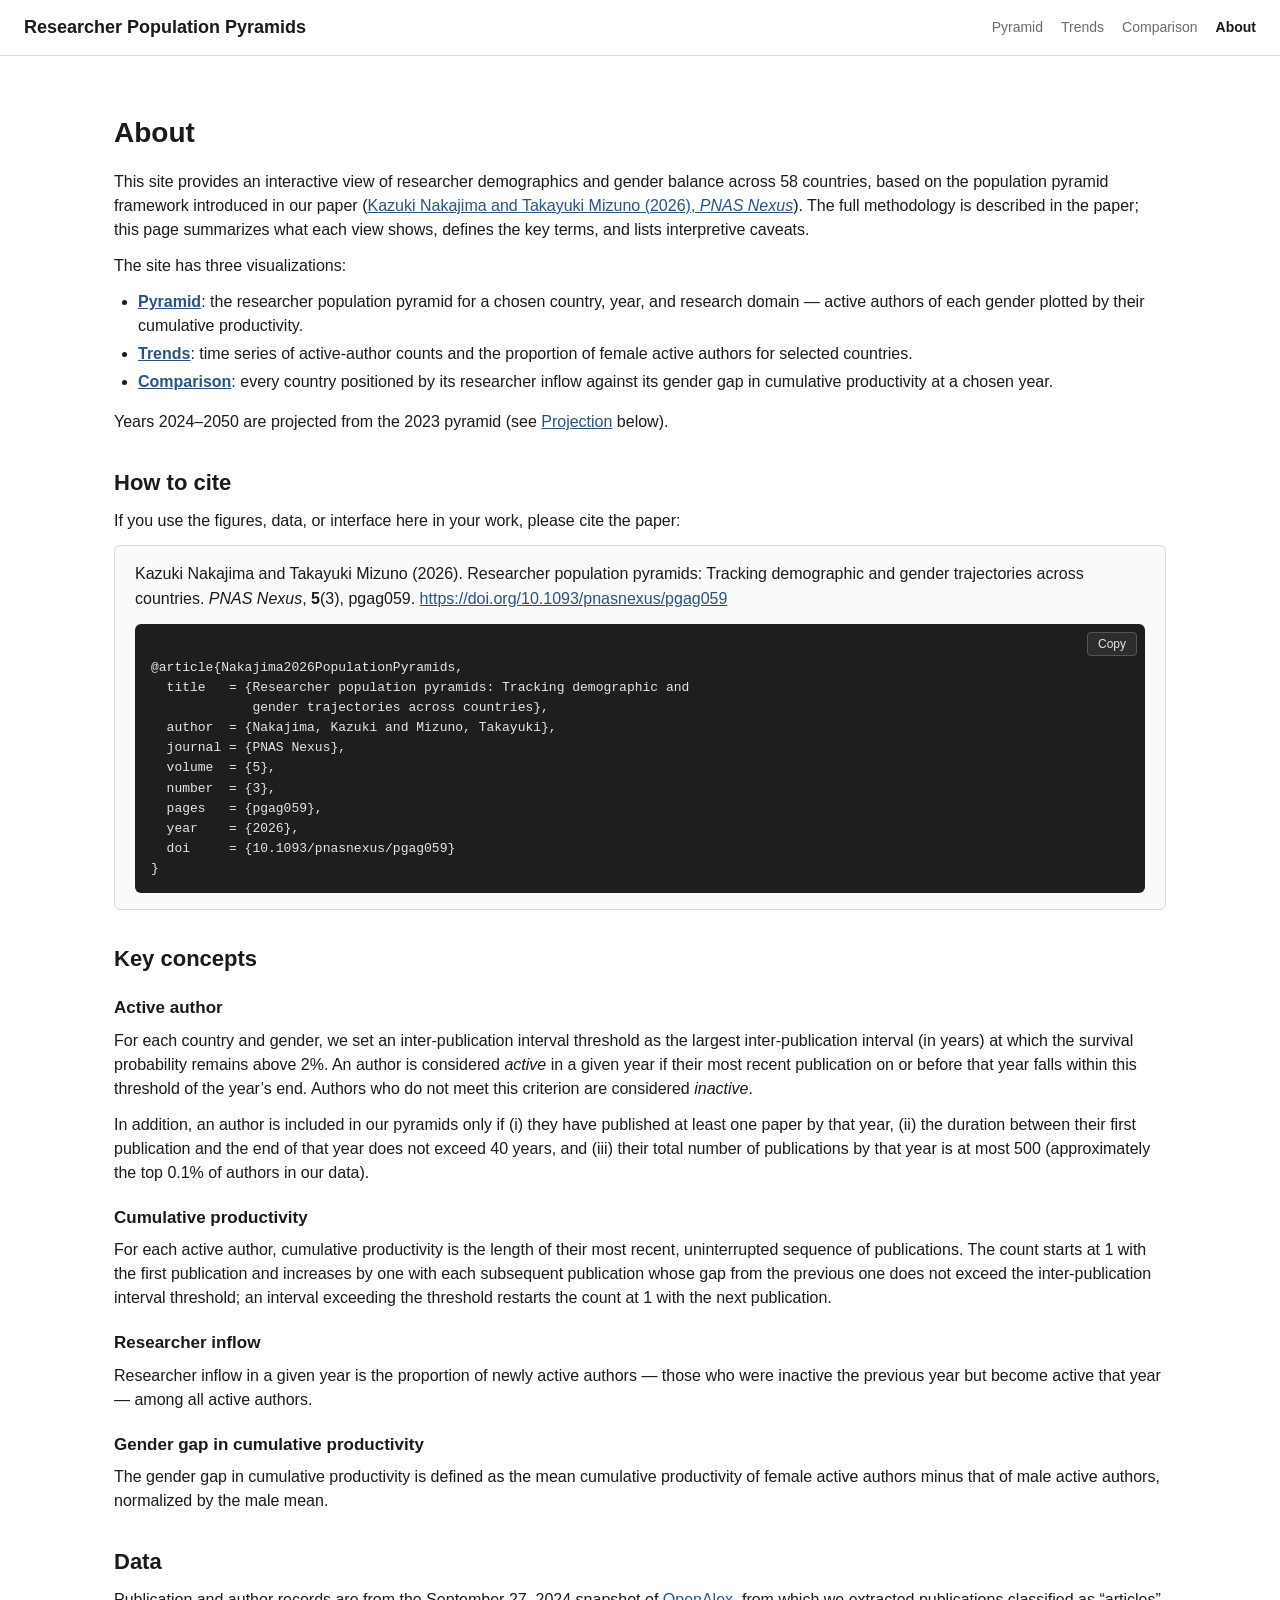
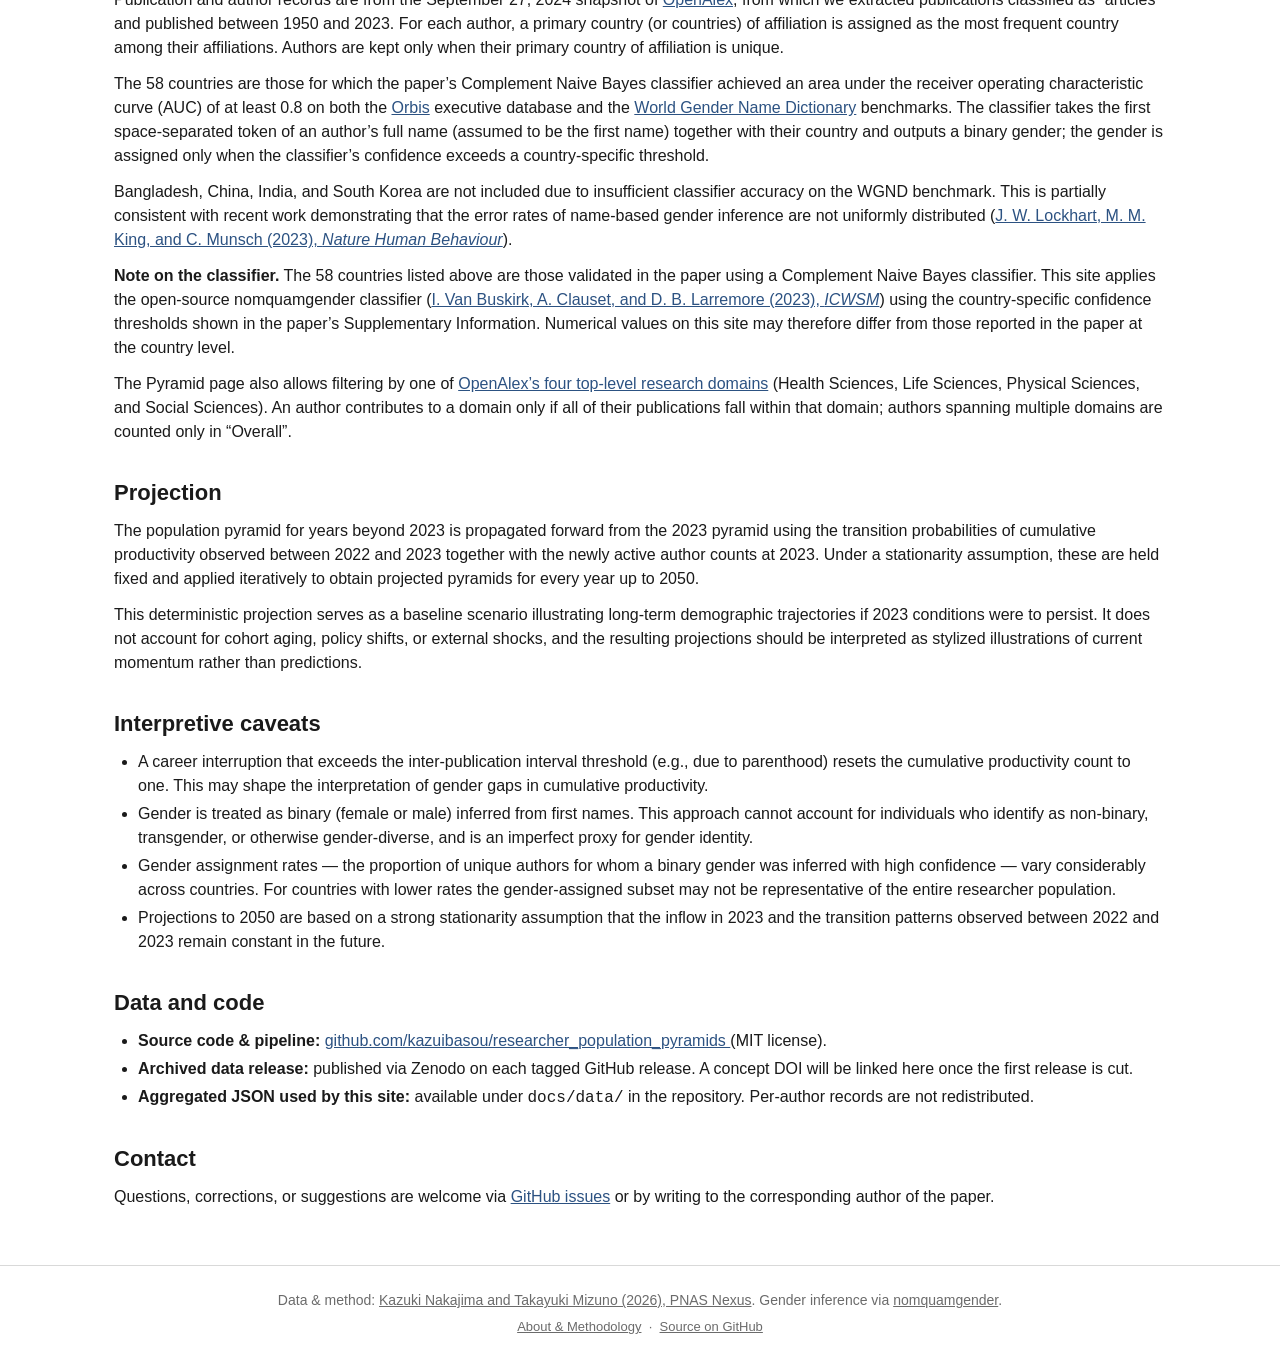
<file: docs/about.html>
<!DOCTYPE html>
<html lang="en">
<head>
  <meta charset="utf-8">
  <meta name="viewport" content="width=device-width, initial-scale=1">
  <title>About — Researcher Population Pyramids</title>
  <meta name="description" content="Methodology, key concepts, and citation information for the Researcher Population Pyramids site.">
  <meta property="og:title" content="About — Researcher Population Pyramids">
  <meta property="og:description" content="Methodology, key concepts, and citation information for the Researcher Population Pyramids site.">
  <meta property="og:type" content="website">
  <meta property="og:url" content="https://kazuibasou.github.io/researcher_population_pyramids/about.html">
  <meta name="twitter:card" content="summary">
  <link rel="stylesheet" href="css/style.css">
</head>
<body data-page="about">
  <div id="site-header"></div>

  <main>
    <section class="section">
      <h1>About</h1>
      <p>
        This site provides an interactive view of researcher demographics
        and gender balance across 58 countries, based on the population
        pyramid framework introduced in our paper
        (<a href="https://doi.org/10.1093/pnasnexus/pgag059" target="_blank" rel="noopener">Kazuki Nakajima and Takayuki Mizuno (2026), <em>PNAS Nexus</em></a>).
        The full methodology is described in the paper; this page summarizes
        what each view shows, defines the key terms, and lists interpretive
        caveats.
      </p>
      <p>
        The site has three visualizations:
      </p>
      <ul>
        <li>
          <strong><a href="index.html">Pyramid</a></strong>: the researcher
          population pyramid for a chosen country, year, and research domain
          — active authors of each gender plotted by their cumulative
          productivity.
        </li>
        <li>
          <strong><a href="trends.html">Trends</a></strong>: time series of
          active-author counts and the proportion of female active authors
          for selected countries.
        </li>
        <li>
          <strong><a href="comparison.html">Comparison</a></strong>: every
          country positioned by its researcher inflow against its gender gap
          in cumulative productivity at a chosen year.
        </li>
      </ul>
      <p>
        Years 2024–2050 are projected from the 2023 pyramid (see <a href="#projection">Projection</a> below).
      </p>
    </section>

    <section class="section">
      <h2>How to cite</h2>
      <p>If you use the figures, data, or interface here in your work, please cite the paper:</p>

      <div class="citation-block">
        <p class="citation-text">
          Kazuki Nakajima and Takayuki Mizuno (2026).
          Researcher population pyramids: Tracking demographic and gender
          trajectories across countries.
          <em>PNAS Nexus</em>, <strong>5</strong>(3), pgag059.
          <a href="https://doi.org/10.1093/pnasnexus/pgag059" target="_blank" rel="noopener">https://doi.org/10.1093/pnasnexus/pgag059</a>
        </p>
        <div class="bibtex" id="bibtex">
<button class="copy-btn" id="bibtex-copy">Copy</button>@article{Nakajima2026PopulationPyramids,
  title   = {Researcher population pyramids: Tracking demographic and
             gender trajectories across countries},
  author  = {Nakajima, Kazuki and Mizuno, Takayuki},
  journal = {PNAS Nexus},
  volume  = {5},
  number  = {3},
  pages   = {pgag059},
  year    = {2026},
  doi     = {10.1093/pnasnexus/pgag059}
}</div>
      </div>
    </section>

    <section class="section">
      <h2>Key concepts</h2>

      <h3>Active author</h3>
      <p>
        For each country and gender, we set an inter-publication interval
        threshold as the largest inter-publication interval (in years) at
        which the survival probability remains above 2&percnt;. An author is
        considered <em>active</em> in a given year if their most recent
        publication on or before that year falls within this threshold of
        the year&rsquo;s end. Authors who do not meet this criterion are
        considered <em>inactive</em>.
      </p>
      <p>
        In addition, an author is included in our pyramids only if (i) they
        have published at least one paper by that year, (ii) the duration
        between their first publication and the end of that year does not
        exceed 40 years, and (iii) their total number of publications by
        that year is at most 500 (approximately the top 0.1&percnt; of
        authors in our data).
      </p>

      <h3>Cumulative productivity</h3>
      <p>
        For each active author, cumulative productivity is the length of
        their most recent, uninterrupted sequence of publications. The count
        starts at 1 with the first publication and increases by one with
        each subsequent publication whose gap from the previous one does
        not exceed the inter-publication interval threshold; an interval
        exceeding the threshold restarts the count at 1 with the next
        publication.
      </p>

      <h3>Researcher inflow</h3>
      <p>
        Researcher inflow in a given year is the proportion of newly active
        authors — those who were inactive the previous year but become
        active that year — among all active authors.
      </p>

      <h3>Gender gap in cumulative productivity</h3>
      <p>
        The gender gap in cumulative productivity is defined as the mean
        cumulative productivity of female active authors minus that of male
        active authors, normalized by the male mean.
      </p>
    </section>

    <section class="section">
      <h2>Data</h2>
      <p>
        Publication and author records are from the September 27, 2024
        snapshot of
        <a href="https://openalex.org" target="_blank" rel="noopener">OpenAlex</a>,
        from which we extracted publications classified as &ldquo;articles&rdquo;
        and published between 1950 and 2023. For each author, a primary
        country (or countries) of affiliation is assigned as the most
        frequent country among their affiliations. Authors are kept only
        when their primary country of affiliation is unique.
      </p>
      <p>
        The 58 countries are those for which the paper&rsquo;s Complement
        Naive Bayes classifier achieved an area under the receiver operating
        characteristic curve (AUC) of at least 0.8 on both the
        <a href="https://www.moodys.com/web/en/us/capabilities/company-reference-data/orbis.html" target="_blank" rel="noopener">Orbis</a>
        executive database and the
        <a href="https://dataverse.harvard.edu/dataset.xhtml?persistentId=doi:10.7910/DVN/MSEGSJ" target="_blank" rel="noopener">World Gender Name Dictionary</a>
        benchmarks. The classifier takes the first space-separated token of
        an author&rsquo;s full name (assumed to be the first name) together
        with their country and outputs a binary gender; the gender is
        assigned only when the classifier&rsquo;s confidence exceeds a
        country-specific threshold.
      </p>
      <p>
        Bangladesh, China, India, and South Korea are not included due to
        insufficient classifier accuracy on the WGND benchmark. This is
        partially consistent with recent work demonstrating that the error
        rates of name-based gender inference are not uniformly distributed
        (<a href="https://doi.org/10.1038/s41562-023-01587-9" target="_blank" rel="noopener">J. W. Lockhart, M. M. King, and C. Munsch (2023), <em>Nature Human Behaviour</em></a>).
      </p>
      <p>
        <strong>Note on the classifier.</strong>
        The 58 countries listed above are those validated in the paper using a
        Complement Naive Bayes classifier. This site applies the open-source
        nomquamgender classifier
        (<a href="https://doi.org/10.1609/icwsm.v17i1.22195" target="_blank" rel="noopener">I. Van Buskirk, A. Clauset, and D. B. Larremore (2023), <em>ICWSM</em></a>)
        using the country-specific confidence thresholds shown in the paper&rsquo;s
        Supplementary Information. Numerical values on this site may therefore
        differ from those reported in the paper at the country level.
      </p>
      <p>
        The Pyramid page also allows filtering by one of
        <a href="https://help.openalex.org/hc/en-us/articles/24736129405719-Topics" target="_blank" rel="noopener">OpenAlex&rsquo;s four top-level research domains</a>
        (Health Sciences, Life Sciences, Physical Sciences, and Social
        Sciences). An author contributes to a domain only if all of their
        publications fall within that domain; authors spanning multiple
        domains are counted only in &ldquo;Overall&rdquo;.
      </p>
    </section>

    <section class="section" id="projection">
      <h2>Projection</h2>
      <p>
        The population pyramid for years beyond 2023 is propagated forward
        from the 2023 pyramid using the transition probabilities of
        cumulative productivity observed between 2022 and 2023 together
        with the newly active author counts at 2023. Under a stationarity
        assumption, these are held fixed and applied iteratively to obtain
        projected pyramids for every year up to 2050.
      </p>
      <p>
        This deterministic projection serves as a baseline scenario
        illustrating long-term demographic trajectories if 2023 conditions
        were to persist. It does not account for cohort aging, policy
        shifts, or external shocks, and the resulting projections should be
        interpreted as stylized illustrations of current momentum rather
        than predictions.
      </p>
    </section>

    <section class="section">
      <h2>Interpretive caveats</h2>
      <ul>
        <li>
          A career interruption that exceeds the inter-publication interval
          threshold (e.g., due to parenthood) resets the cumulative
          productivity count to one. This may shape the interpretation of
          gender gaps in cumulative productivity.
        </li>
        <li>
          Gender is treated as binary (female or male) inferred from first
          names. This approach cannot account for individuals who identify
          as non-binary, transgender, or otherwise gender-diverse, and is an
          imperfect proxy for gender identity.
        </li>
        <li>
          Gender assignment rates — the proportion of unique authors for
          whom a binary gender was inferred with high confidence — vary
          considerably across countries. For countries with lower rates the
          gender-assigned subset may not be representative of the entire
          researcher population.
        </li>
        <li>
          Projections to 2050 are based on a strong stationarity assumption
          that the inflow in 2023 and the transition patterns observed
          between 2022 and 2023 remain constant in the future.
        </li>
      </ul>
    </section>

    <section class="section">
      <h2>Data and code</h2>
      <ul>
        <li>
          <strong>Source code &amp; pipeline:</strong>
          <a href="https://github.com/kazuibasou/researcher_population_pyramids" target="_blank" rel="noopener">
            github.com/kazuibasou/researcher_population_pyramids
          </a>
          (MIT license).
        </li>
        <li>
          <strong>Archived data release:</strong>
          published via Zenodo on each tagged GitHub release.
          A concept DOI will be linked here once the first release is cut.
        </li>
        <li>
          <strong>Aggregated JSON used by this site:</strong> available under
          <code>docs/data/</code> in the repository. Per-author records are
          not redistributed.
        </li>
      </ul>
    </section>

    <section class="section">
      <h2>Contact</h2>
      <p>
        Questions, corrections, or suggestions are welcome via
        <a href="https://github.com/kazuibasou/researcher_population_pyramids/issues" target="_blank" rel="noopener">GitHub issues</a>
        or by writing to the corresponding author of the paper.
      </p>
    </section>
  </main>

  <div id="site-footer"></div>

  <script src="js/common.js"></script>
  <script>
    document.addEventListener('DOMContentLoaded', function () {
      const btn = document.getElementById('bibtex-copy');
      if (!btn) return;
      btn.addEventListener('click', function () {
        const block = document.getElementById('bibtex');
        // Grab the text content but strip the button's own label.
        const text = block.innerText.replace(/^Copy\s*/, '');
        navigator.clipboard.writeText(text).then(function () {
          btn.classList.add('copied');
          btn.textContent = 'Copied';
          setTimeout(function () {
            btn.classList.remove('copied');
            btn.textContent = 'Copy';
          }, 1500);
        });
      });
    });
  </script>
</body>
</html>
</file>
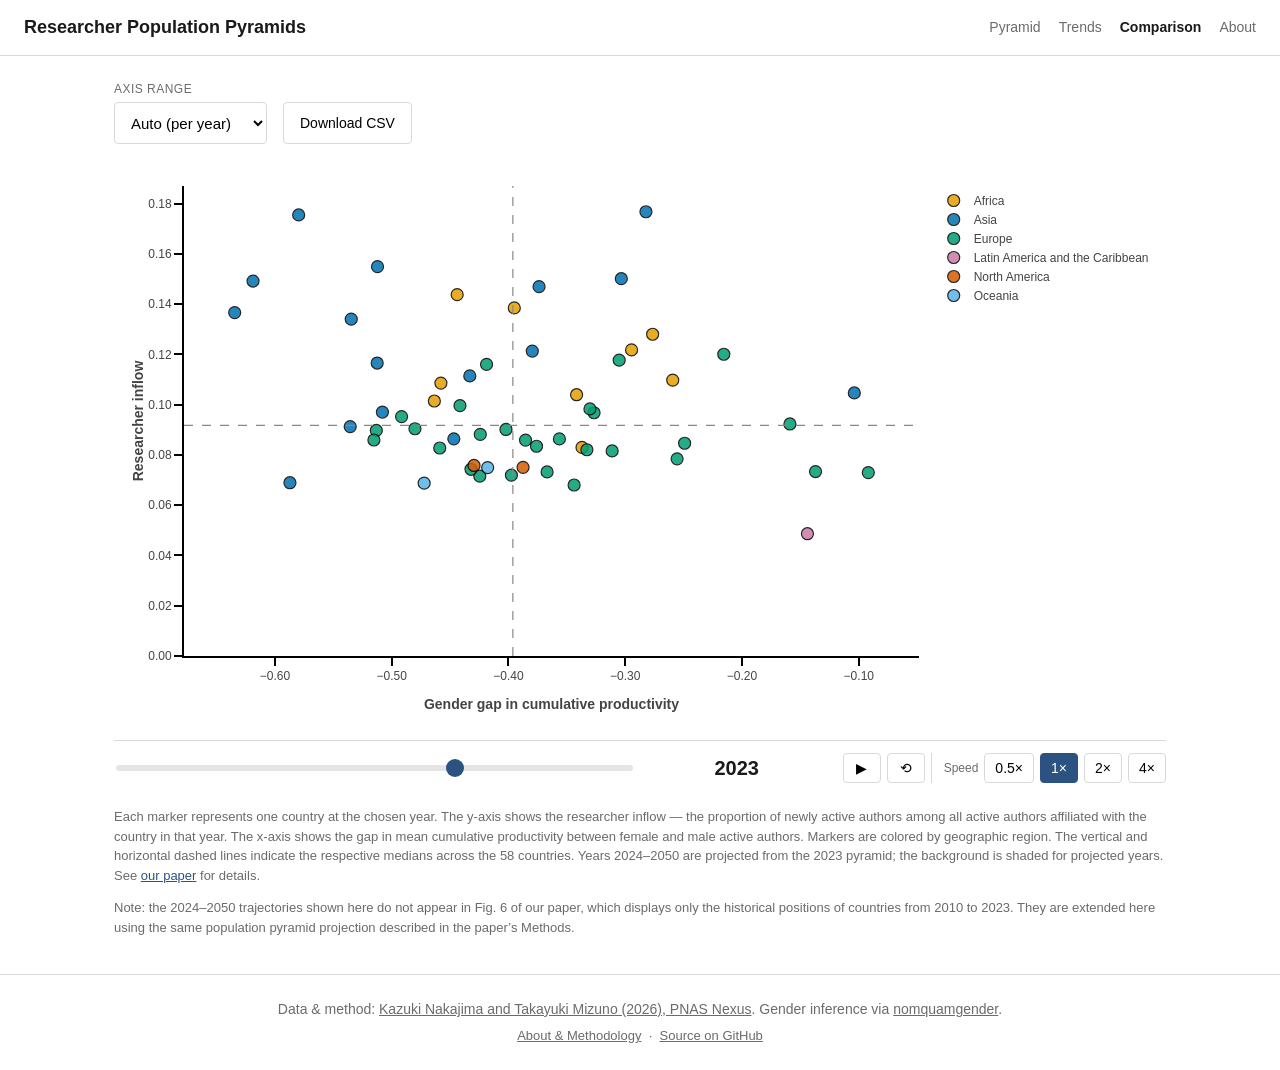
<file: docs/comparison.html>
<!DOCTYPE html>
<html lang="en">
<head>
  <meta charset="utf-8">
  <meta name="viewport" content="width=device-width, initial-scale=1">
  <title>Comparison — Researcher Population Pyramids</title>
  <meta name="description" content="Cross-country positions of researcher inflow and the gender gap in cumulative productivity, with annual snapshots from 1970 to 2050.">
  <meta property="og:title" content="Comparison — Researcher Population Pyramids">
  <meta property="og:description" content="Cross-country positions of researcher inflow and the gender gap in cumulative productivity, with annual snapshots from 1970 to 2050.">
  <meta property="og:type" content="website">
  <meta property="og:url" content="https://kazuibasou.github.io/researcher_population_pyramids/comparison.html">
  <meta name="twitter:card" content="summary">
  <link rel="stylesheet" href="css/style.css">
  <script src="https://cdn.plot.ly/plotly-2.35.2.min.js" charset="utf-8"></script>
</head>
<body data-page="comparison">
  <div id="site-header"></div>

  <main>
    <div class="controls">
      <div class="control compact" style="min-width: 150px;">
        <label for="axis-mode-select">Axis range</label>
        <select id="axis-mode-select" aria-label="Axis range">
          <option value="auto" selected>Auto (per year)</option>
          <option value="fixed">Fixed (all years)</option>
        </select>
      </div>
      <div class="control" style="min-width: 0; align-self: flex-end;">
        <button id="btn-download"
                style="font-family: var(--font-stack); font-size: 14px; padding: 0 16px;
                       border: 1px solid var(--color-border); border-radius: 4px;
                       background: white; cursor: pointer; height: var(--control-height);
                       box-sizing: border-box;">
          Download CSV
        </button>
      </div>
    </div>

    <div id="comparison-plot"></div>

    <div class="year-controls">
      <div class="year-slider-wrap">
        <input id="year-slider" type="range" min="1970" max="2050" step="1" value="2023">
        <span id="year-label" class="year-label">2023</span>
      </div>
      <div class="year-buttons">
        <button id="btn-play" title="Play / pause">▶</button>
        <button id="btn-reset" title="Reset to default year">⟲</button>
        <span class="speed-group">
          <label>Speed</label>
          <button data-speed="0.5">0.5×</button>
          <button data-speed="1" class="is-active">1×</button>
          <button data-speed="2">2×</button>
          <button data-speed="4">4×</button>
        </span>
      </div>
    </div>

    <p class="text-small muted" style="margin-top: 12px;">
      Each marker represents one country at the chosen year. The y-axis shows
      the researcher inflow — the proportion of newly active authors among
      all active authors affiliated with the country in that year. The x-axis
      shows the gap in mean cumulative productivity between female and male
      active authors. Markers are colored by geographic region. The vertical
      and horizontal dashed lines indicate the respective medians across the
      58 countries. Years 2024–2050 are projected from the 2023 pyramid; the
      background is shaded for projected years.
      See <a href="https://doi.org/10.1093/pnasnexus/pgag059" target="_blank" rel="noopener">our paper</a> for details.
    </p>
    <p class="text-small muted" style="margin-top: 8px;">
      Note: the 2024–2050 trajectories shown here do not appear in Fig. 6 of
      our paper, which displays only the historical positions of countries
      from 2010 to 2023. They are extended here using the same population
      pyramid projection described in the paper&rsquo;s Methods.
    </p>
  </main>

  <div id="site-footer"></div>

  <script src="js/common.js"></script>
  <script src="js/data-loader.js"></script>
  <script src="js/comparison.js"></script>
</body>
</html>
</file>
<file: docs/css/style.css>
/* Researcher Population Pyramids — global styles */

:root {
  --color-bg: #ffffff;
  --color-text: #1a1a1a;
  --color-muted: #6b6b6b;
  --color-border: #d9d9d9;
  --color-accent: #2c5282;
  --color-female: #2f7a3a;    /* darkgreen, paper-faithful */
  --color-male: #ed8936;      /* orange, paper-faithful */
  --color-projection-bg: #f0f0f5;
  --max-width: 1100px;
  --font-stack: -apple-system, BlinkMacSystemFont, "Segoe UI", Roboto,
                "Helvetica Neue", Arial, sans-serif;
}

* { box-sizing: border-box; }

html, body {
  margin: 0;
  padding: 0;
  font-family: var(--font-stack);
  color: var(--color-text);
  background: var(--color-bg);
  font-size: 16px;
  line-height: 1.5;
}

a { color: var(--color-accent); }
a:hover { text-decoration: underline; }

/* ----- Layout ----- */

.site-header {
  border-bottom: 1px solid var(--color-border);
  padding: 14px 24px;
  display: flex;
  align-items: center;
  justify-content: space-between;
  flex-wrap: wrap;
  gap: 12px;
}

.site-header .brand {
  font-size: 18px;
  font-weight: 600;
  text-decoration: none;
  color: var(--color-text);
}

.site-header nav { display: flex; gap: 18px; flex-wrap: wrap; }
.site-header nav a {
  color: var(--color-muted);
  text-decoration: none;
  font-size: 14px;
}
.site-header nav a:hover { color: var(--color-text); }
.site-header nav a.active { color: var(--color-text); font-weight: 600; }

main {
  max-width: var(--max-width);
  margin: 0 auto;
  padding: 24px;
}

.site-footer {
  border-top: 1px solid var(--color-border);
  padding: 24px;
  text-align: center;
  color: var(--color-muted);
  font-size: 14px;
}

.site-footer a { color: var(--color-muted); }

/* ----- Controls row (country + domain pickers) ----- */

.controls {
  display: flex;
  gap: 16px;
  flex-wrap: wrap;
  align-items: flex-end;
  margin-bottom: 8px;
}

.control {
  display: flex;
  flex-direction: column;
  gap: 4px;
  min-width: 220px;
}

.control.compact { min-width: 110px; }
.control.compact select { min-width: 110px; }

/* Number inputs (Trends year range, etc.) — match select styling. */
.control input[type="number"] {
  font-family: var(--font-stack);
  font-size: 15px;
  padding: 0 12px;
  border: 1px solid var(--color-border);
  border-radius: 4px;
  background: white;
  height: var(--control-height);
  box-sizing: border-box;
  width: 100%;
}

.control label {
  font-size: 12px;
  text-transform: uppercase;
  letter-spacing: 0.04em;
  color: var(--color-muted);
}

/* Unified height for native <select> and Choices.js-wrapped <select>.
   Choices.js replaces the native select with a .choices > .choices__inner
   container, so we have to size both explicitly. */
:root { --control-height: 42px; }

.control select {
  font-family: var(--font-stack);
  font-size: 15px;
  padding: 0 12px;
  border: 1px solid var(--color-border);
  border-radius: 4px;
  background: white;
  height: var(--control-height);
  box-sizing: border-box;
}

.choices { margin-bottom: 0; min-width: 280px; }
.choices__inner {
  min-height: var(--control-height);
  height: var(--control-height);
  padding: 0 10px;
  border-radius: 4px;
  border: 1px solid var(--color-border);
  background: white;
  font-size: 15px;
  box-sizing: border-box;
}
.choices__list--single {
  padding: 0;
  margin: 0;
  line-height: var(--control-height);
}
.choices__list--single .choices__item {
  padding: 0 24px 0 0;
  margin: 0;
  line-height: var(--control-height);
  display: inline-block;
  vertical-align: top;
  transform: translateY(-2px);
}
.choices[data-type*=select-one]::after { right: 14px; }

/* ----- Pyramid plot area ----- */

#pyramid {
  width: 100%;
  height: 560px;
  margin: 12px 0 24px 0;
}

/* ----- Trends plot area ----- */

#trends-plot {
  width: 100%;
  height: 540px;
  margin: 12px 0 24px 0;
}

/* ----- Comparison plot area ----- */

#comparison-plot {
  width: 100%;
  height: 560px;
  margin: 12px 0 24px 0;
}

/* Multi-select Choices.js needs to allow growth above --control-height */
.choices[data-type*=select-multiple] .choices__inner {
  height: auto;
  min-height: var(--control-height);
  padding: 6px 8px 2px 8px;
}
.choices[data-type*=select-multiple] .choices__list--multiple { margin: 0; }
.choices[data-type*=select-multiple] .choices__list--multiple .choices__item {
  font-size: 13px;
  padding: 3px 8px;
  margin: 2px 4px 2px 0;
  background: var(--color-accent);
  border-color: var(--color-accent);
  border-radius: 4px;
}

.pyramid-meta {
  display: flex;
  gap: 24px;
  flex-wrap: wrap;
  margin-bottom: 12px;
  font-size: 14px;
  color: var(--color-muted);
}
.pyramid-meta strong { color: var(--color-text); }

/* ----- Year slider + animation controls ----- */

.year-controls {
  display: flex;
  align-items: center;
  gap: 16px;
  flex-wrap: wrap;
  padding: 12px 0;
  border-top: 1px solid var(--color-border);
}

.year-slider-wrap {
  flex: 1 1 380px;
  display: flex;
  align-items: center;
  gap: 12px;
}

#year-slider {
  flex: 1;
  height: 6px;
  -webkit-appearance: none;
  appearance: none;
  background: #e5e5e5;
  border-radius: 3px;
  outline: none;
}

#year-slider::-webkit-slider-thumb {
  -webkit-appearance: none;
  appearance: none;
  width: 18px;
  height: 18px;
  border-radius: 50%;
  background: var(--color-accent);
  cursor: pointer;
}

#year-slider::-moz-range-thumb {
  width: 18px;
  height: 18px;
  border-radius: 50%;
  background: var(--color-accent);
  cursor: pointer;
  border: 0;
}

.year-label {
  font-size: 20px;
  font-weight: 600;
  /* Wide enough to always fit "YYYY [PROJECTION]" so the slider next to it
     does not change width as we cross the historical/projection boundary. */
  min-width: 180px;
  text-align: center;
}

.year-label.is-projection {
  color: var(--color-accent);
}

.year-label .projection-tag {
  display: inline-block;
  margin-left: 6px;
  padding: 1px 6px;
  font-size: 11px;
  font-weight: 600;
  color: white;
  background: var(--color-accent);
  border-radius: 3px;
  vertical-align: middle;
}

.year-buttons { display: flex; gap: 6px; align-items: center; }

.year-buttons button {
  font-family: var(--font-stack);
  font-size: 14px;
  padding: 6px 10px;
  background: white;
  border: 1px solid var(--color-border);
  border-radius: 4px;
  cursor: pointer;
  min-width: 38px;
}

.year-buttons button:hover { background: #f5f5f5; }
.year-buttons button.is-active { background: var(--color-accent); color: white; border-color: var(--color-accent); }
.year-buttons .speed-group { display: flex; align-items: center; gap: 6px; padding-left: 12px; border-left: 1px solid var(--color-border); }
.year-buttons .speed-group label { font-size: 12px; color: var(--color-muted); }

/* ----- Section blocks ----- */

.section { margin: 32px 0; }
.section h1 { font-size: 28px; margin: 0 0 16px 0; }
.section h2 { font-size: 22px; margin: 32px 0 10px 0; }
.section h3 { font-size: 17px; margin: 20px 0 8px 0; }
.section p { color: var(--color-text); margin: 8px 0 12px 0; }
.section ul { margin: 8px 0 16px 0; padding-left: 24px; }
.section li { margin: 4px 0; }

/* Citation card with copy button */
.citation-block {
  border: 1px solid var(--color-border);
  border-radius: 6px;
  padding: 16px 20px;
  background: #fafafa;
  margin: 12px 0 20px 0;
}
.citation-block .citation-text {
  margin: 0 0 12px 0;
  line-height: 1.55;
}
.bibtex {
  position: relative;
  background: #1e1e1e;
  color: #e6e6e6;
  font-family: "SF Mono", Menlo, Consolas, "Courier New", monospace;
  font-size: 13px;
  line-height: 1.55;
  padding: 14px 16px;
  border-radius: 6px;
  overflow-x: auto;
  margin: 8px 0 0 0;
  white-space: pre;
}
.bibtex .copy-btn {
  position: absolute;
  top: 8px;
  right: 8px;
  font-family: var(--font-stack);
  font-size: 12px;
  padding: 4px 10px;
  border: 1px solid #555;
  border-radius: 4px;
  background: #2d2d2d;
  color: #e6e6e6;
  cursor: pointer;
}
.bibtex .copy-btn:hover { background: #3a3a3a; }
.bibtex .copy-btn.copied { background: #2f7a3a; border-color: #2f7a3a; }

/* ----- Mobile portrait warning ----- */

.rotate-notice {
  display: none;
  padding: 24px;
  text-align: center;
  color: var(--color-muted);
}

@media (max-width: 640px) and (orientation: portrait) {
  main, .site-header nav { display: none; }
  .rotate-notice { display: block; }
}

/* ----- Utility ----- */

.muted { color: var(--color-muted); }
.text-small { font-size: 13px; }
.hidden { display: none !important; }
</file>
